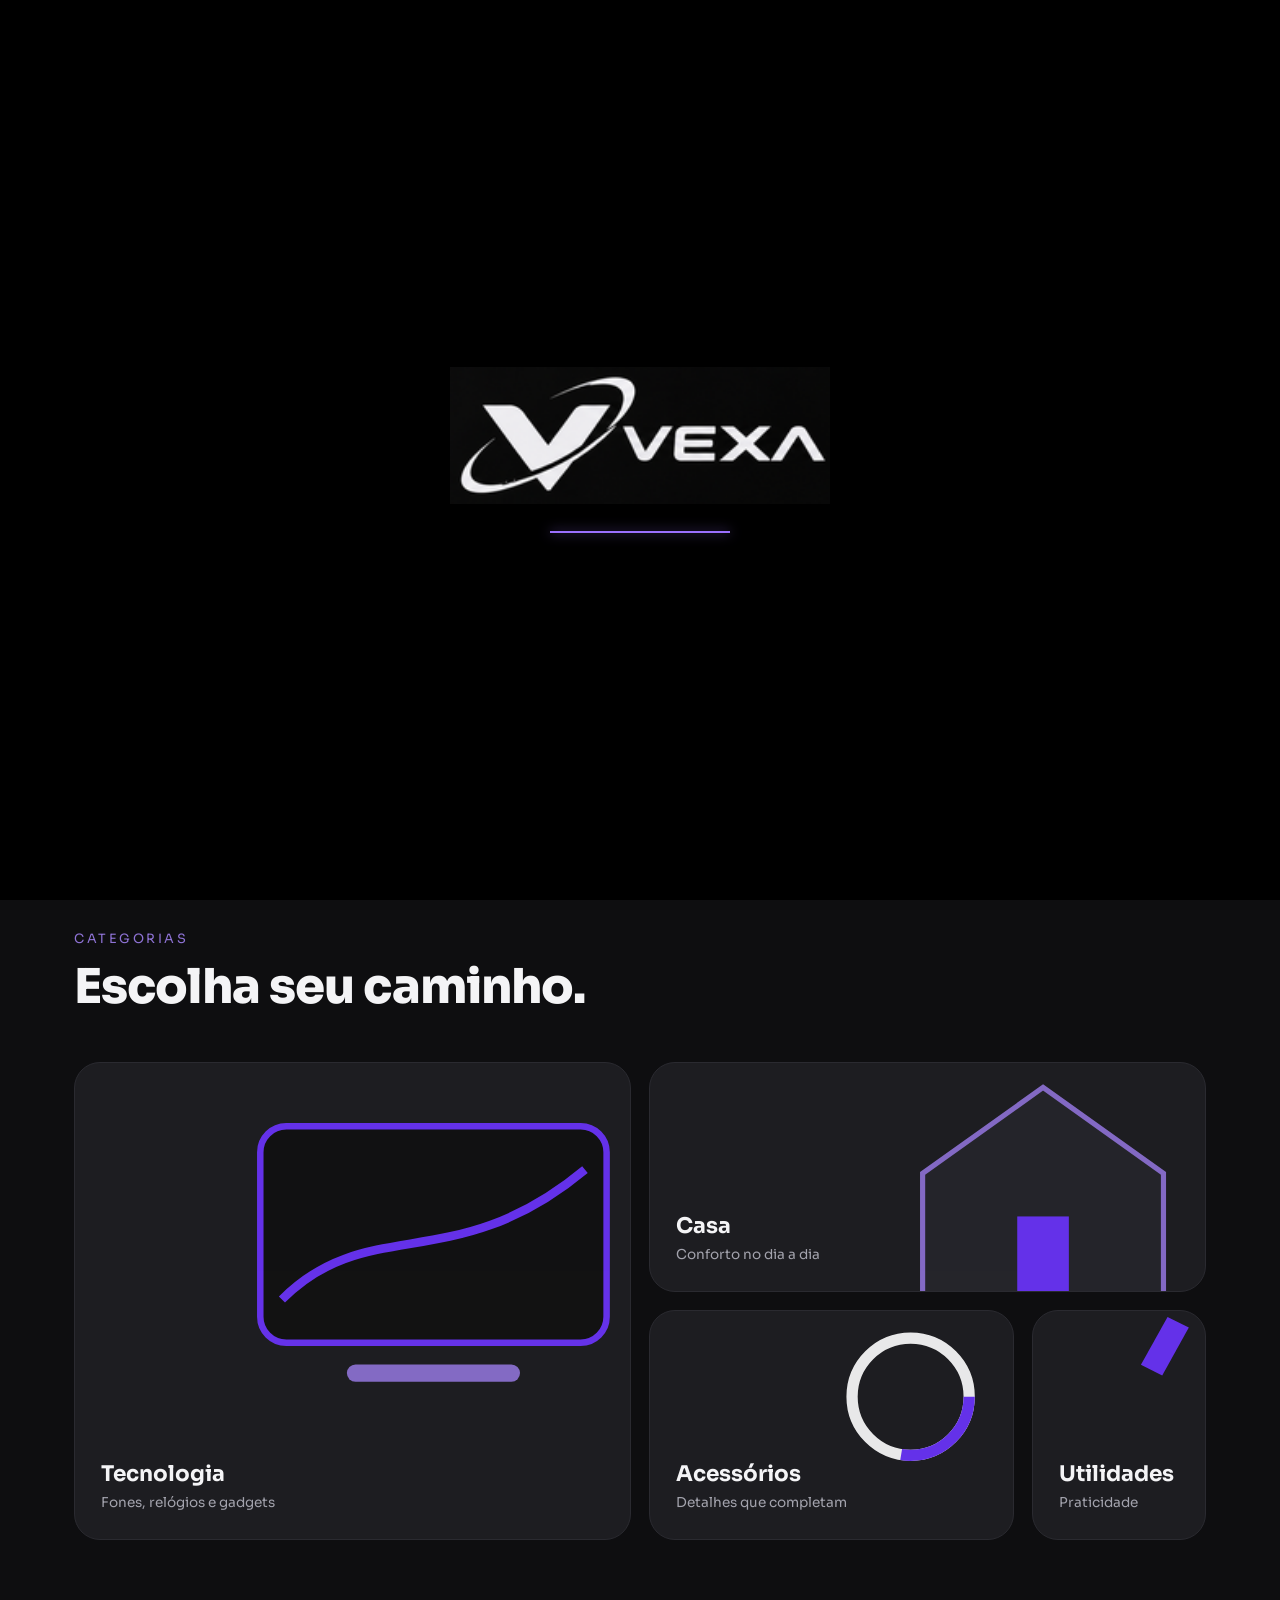
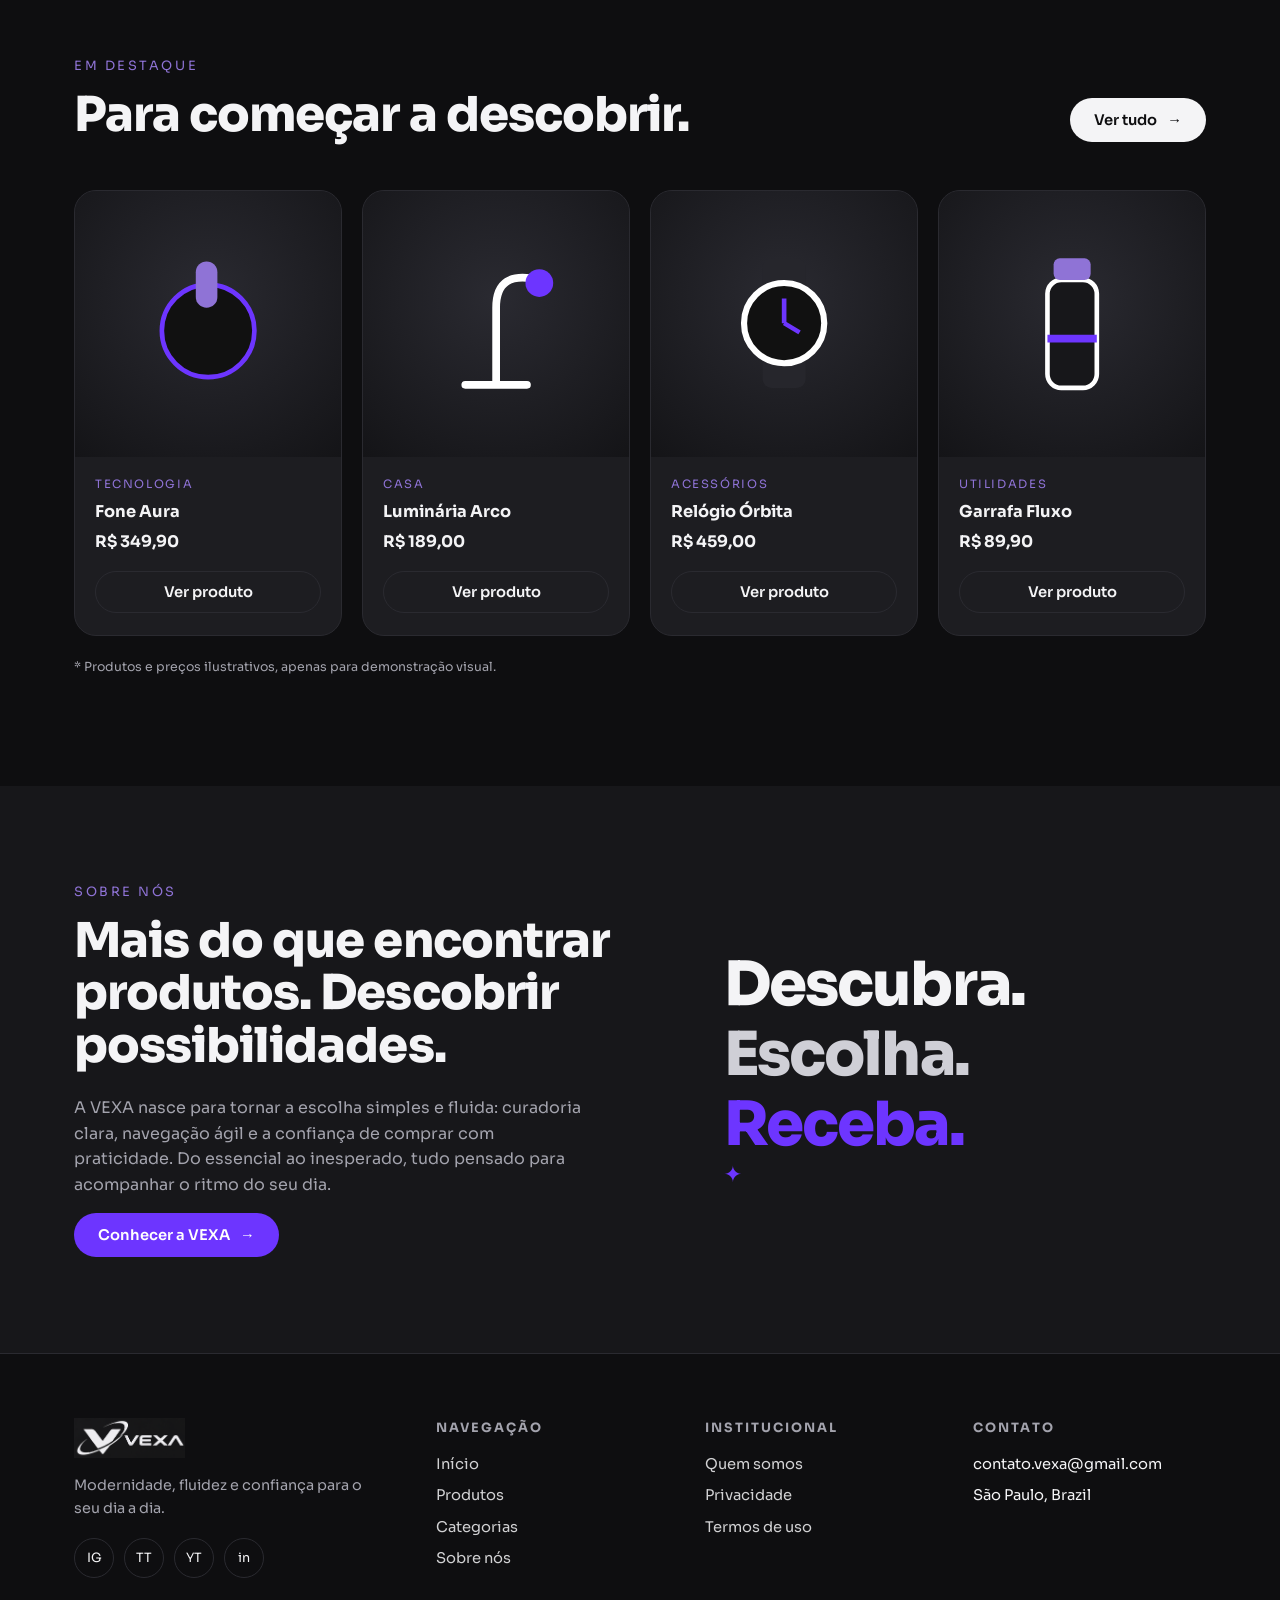
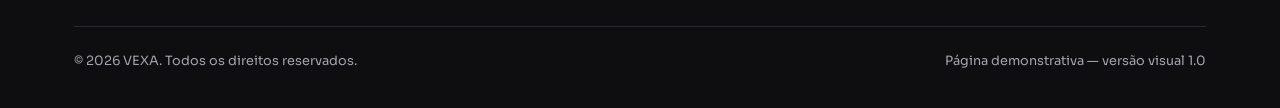
<file: index.html>
<!DOCTYPE html>
<html lang="pt-BR">
<head>
<meta charset="utf-8">
<meta name="viewport" content="width=device-width, initial-scale=1, viewport-fit=cover">
<title>VEXA — Encontre o que movimenta seu dia</title>
<link rel="preconnect" href="https://fonts.googleapis.com">
<link href="https://fonts.googleapis.com/css2?family=Sora:wght@400;600;700;800&display=swap" rel="stylesheet">
<link rel="stylesheet" href="style.css">
<script src="script.js"></script>
</head>
<body>

    <div class="intro-screen" id="introScreen">
    <div class="intro-content">
        <img src="logo.png" alt="VEXA" class="intro-logo">
        <div class="intro-line"></div>
    </div>

</div>

<svg width="0" height="0" style="position:absolute" aria-hidden="true">
<defs>
<symbol id="lg" viewBox="0 0 120 70">
<polygon points="12,12 38,12 54,44 88,4 110,4 64,64 46,64" fill="#fff"/>
<ellipse cx="60" cy="38" rx="56" ry="17" transform="rotate(-24 60 38)" fill="none" stroke="#fff" stroke-width="3.2" stroke-dasharray="250 60" stroke-linecap="round"/>
</symbol>
</defs>
</svg>

<header>
<div class="wrap nav">
<a href="#inicio" class="logo" aria-label="VEXA">
<img class="lgo" src="logo.png" alt="VEXA">
</a>

<nav id="menu">
<ul>
<li><a href="#inicio">Início</a></li>
<li><a href="#produtos">Produtos</a></li>
<li><a href="#categorias">Categorias</a></li>
<li><a href="#sobre">Sobre nós</a></li>
</ul>
</nav>

<a href="#produtos" class="btn pu cta">Ver ofertas <span class="ar">→</span></a>

<button class="burger" id="bg" aria-label="Abrir menu" aria-expanded="false">
<span></span><span></span><span></span>
</button>
</div>
</header>

<main>

<section class="hero" id="inicio">
<div class="wrap">
<div class="hero-content">



<h1 class="rv" style="--d:.1s">
    Encontre o que <em>movimenta</em> seu dia.
</h1>

<p class="rv" style="--d:.2s">
Descubra produtos, encontre novas possibilidades e escolha aquilo que faz sentido para você.
</p>

<a href="#produtos" class="btn rv" style="--d:.3s">
Explorar produtos <span class="ar">→</span>
</a>

<div class="perks rv" style="--d:.4s">
<span><b>Entrega rápida</b></span>
<span><b>Compra segura</b></span>
<span><b>Suporte especializado</b></span>
</div>

</div>
</div>
</section>

<section id="categorias">
<div class="wrap">
<div class="head rv">
<div>
<div class="eyebrow">Categorias</div>
<h2>Escolha seu caminho.</h2>
</div>
</div>

<div class="cats">

<a href="#produtos" class="cat rv">
<svg viewBox="0 0 200 160">
<rect x="20" y="20" width="160" height="100" rx="12" fill="#111" stroke="#6d35ff" stroke-width="3"/>
<rect x="60" y="130" width="80" height="8" rx="4" fill="#8f73d6"/>
<path d="M30 100 C70 60 110 90 170 40" stroke="#6d35ff" stroke-width="4" fill="none"/>
</svg>
<h3>Tecnologia</h3>
<span>Fones, relógios e gadgets</span>
</a>

<a href="#produtos" class="cat rv" style="--d:.1s">
<svg viewBox="0 0 200 160">
<path d="M100 20 L170 70 V140 H30 V70Z" fill="#26262c" stroke="#8f73d6" stroke-width="3"/>
<rect x="85" y="95" width="30" height="45" fill="#6d35ff"/>
</svg>
<h3>Casa</h3>
<span>Conforto no dia a dia</span>
</a>

<a href="#produtos" class="cat rv" style="--d:.2s">
<svg viewBox="0 0 200 160">
<circle cx="100" cy="85" r="52" fill="none" stroke="#fff" stroke-width="10"/>
<circle cx="100" cy="85" r="52" fill="none" stroke="#6d35ff" stroke-width="10" stroke-dasharray="90 240"/>
</svg>
<h3>Acessórios</h3>
<span>Detalhes que completam</span>
</a>

<a href="#produtos" class="cat rv" style="--d:.3s">
<svg viewBox="0 0 200 160">
<path d="M60 120 L110 30 L150 50 L100 140Z" fill="#6d35ff"/>
</svg>
<h3>Utilidades</h3>
<span>Praticidade</span>
</a>

</div>
</div>
</section>

<section id="produtos" style="padding-top:20px">
<div class="wrap">
<div class="head rv">
<div>
<div class="eyebrow">Em destaque</div>
<h2>Para começar a descobrir.</h2>
</div>
<a href="#" class="btn">Ver tudo <span class="ar">→</span></a>
</div>

<div class="prods" id="prods"></div>

<p class="note rv">
* Produtos e preços ilustrativos, apenas para demonstração visual.
</p>
</div>
</section>

<section class="about" id="sobre">
<div class="wrap">

<div>
<div class="eyebrow rv">Sobre nós</div>

<h2 class="rv" style="--d:.1s">
Mais do que encontrar produtos. Descobrir possibilidades.
</h2>

<p class="rv" style="--d:.2s;margin-top:22px">
A VEXA nasce para tornar a escolha simples e fluida: curadoria clara, navegação ágil e a confiança de comprar com praticidade. Do essencial ao inesperado, tudo pensado para acompanhar o ritmo do seu dia.
</p>

<a href="#inicio" class="btn pu rv" style="--d:.3s">
Conhecer a VEXA <span class="ar">→</span>
</a>
</div>

<div class="motto rv" style="--d:.2s">
<span>Descubra.</span>
<span>Escolha.</span>
<span>Receba.</span>
<i>✦</i>
</div>

</div>
</section>

</main>

<footer>
<div class="wrap">
<div class="fg">

<div>
<a href="#inicio" class="logo">
<img class="lgo" alt="VEXA">
</a>

<p style="margin-top:16px">
Modernidade, fluidez e confiança para o seu dia a dia.
</p>

<div class="soc">
<a href="#" aria-label="Instagram">IG</a>
<a href="#" aria-label="TikTok">TT</a>
<a href="#" aria-label="YouTube">YT</a>
<a href="#" aria-label="LinkedIn">in</a>
</div>
</div>

<div>
<h4>Navegação</h4>
<ul>
<li><a href="#inicio">Início</a></li>
<li><a href="#produtos">Produtos</a></li>
<li><a href="#categorias">Categorias</a></li>
<li><a href="#sobre">Sobre nós</a></li>
</ul>
</div>

<div>
<h4>Institucional</h4>
<ul>
<li><a href="#">Quem somos</a></li>
<li><a href="#">Privacidade</a></li>
<li><a href="#">Termos de uso</a></li>
</ul>
</div>

<div>
<h4>Contato</h4>
<ul>
<li>contato.vexa@gmail.com</li>
<li>São Paulo, Brazil</li>
</ul>
</div>

</div>

<div class="copy">
<span>© 2026 VEXA. Todos os direitos reservados.</span>
<span>Página demonstrativa — versão visual 1.0</span>
</div>
</div>
</footer>

<script>
var P=[
{n:"Fone Aura",c:"Tecnologia",p:"R$ 349,90",s:'<circle cx="50" cy="55" r="30" fill="#111" stroke="#6d35ff" stroke-width="3"/><rect x="42" y="10" width="14" height="30" rx="7" fill="#8f73d6"/>'},
{n:"Luminária Arco",c:"Casa",p:"R$ 189,00",s:'<path d="M30 90 H70 M50 90 V40 Q50 15 78 22" stroke="#fff" stroke-width="5" fill="none" stroke-linecap="round"/><circle cx="78" cy="24" r="9" fill="#6d35ff"/>'},
{n:"Relógio Órbita",c:"Acessórios",p:"R$ 459,00",s:'<rect x="36" y="8" width="28" height="84" rx="6" fill="#26262c"/><circle cx="50" cy="50" r="26" fill="#111" stroke="#fff" stroke-width="4"/><path d="M50 50 V34 M50 50 L60 56" stroke="#6d35ff" stroke-width="3"/>'},
{n:"Garrafa Fluxo",c:"Utilidades",p:"R$ 89,90",s:'<rect x="34" y="22" width="32" height="70" rx="9" fill="#17171a" stroke="#fff" stroke-width="3"/><rect x="38" y="8" width="24" height="14" rx="4" fill="#8f73d6"/><path d="M34 60 H66" stroke="#6d35ff" stroke-width="5"/>'}
];

var h="";

P.forEach(function(x,i){
h+='<article class="prod rv" style="--d:'+(i*.1)+'s"><div class="pimg"><svg viewBox="0 0 100 100">'+x.s+'</svg></div><div class="pb"><div class="pc">'+x.c+'</div><h3>'+x.n+'</h3><div class="price">'+x.p+'</div><button class="btn" type="button">Ver produto</button></div></article>';
});

document.getElementById("prods").innerHTML=h;

var logoHeader=document.querySelector("header img.lgo");
var logoFooter=document.querySelector("footer img.lgo");

if(logoHeader && logoFooter && !logoFooter.getAttribute("src")){
    logoFooter.src=logoHeader.getAttribute("src");
}

var bg=document.getElementById("bg");
var m=document.getElementById("menu");

bg.onclick=function(){
    var o=m.classList.toggle("open");
    bg.classList.toggle("on",o);
    bg.setAttribute("aria-expanded",o);
};

m.onclick=function(e){
    if(e.target.tagName==="A"){
        m.classList.remove("open");
        bg.classList.remove("on");
        bg.setAttribute("aria-expanded","false");
    }
};

var io=new IntersectionObserver(function(es){
    es.forEach(function(e){
        if(e.isIntersecting){
            e.target.classList.add("in");
            io.unobserve(e.target);
        }
    });
},{threshold:.15});

document.querySelectorAll(".rv").forEach(function(el){
    io.observe(el);
});
</script>

</body>
</html>
</file>
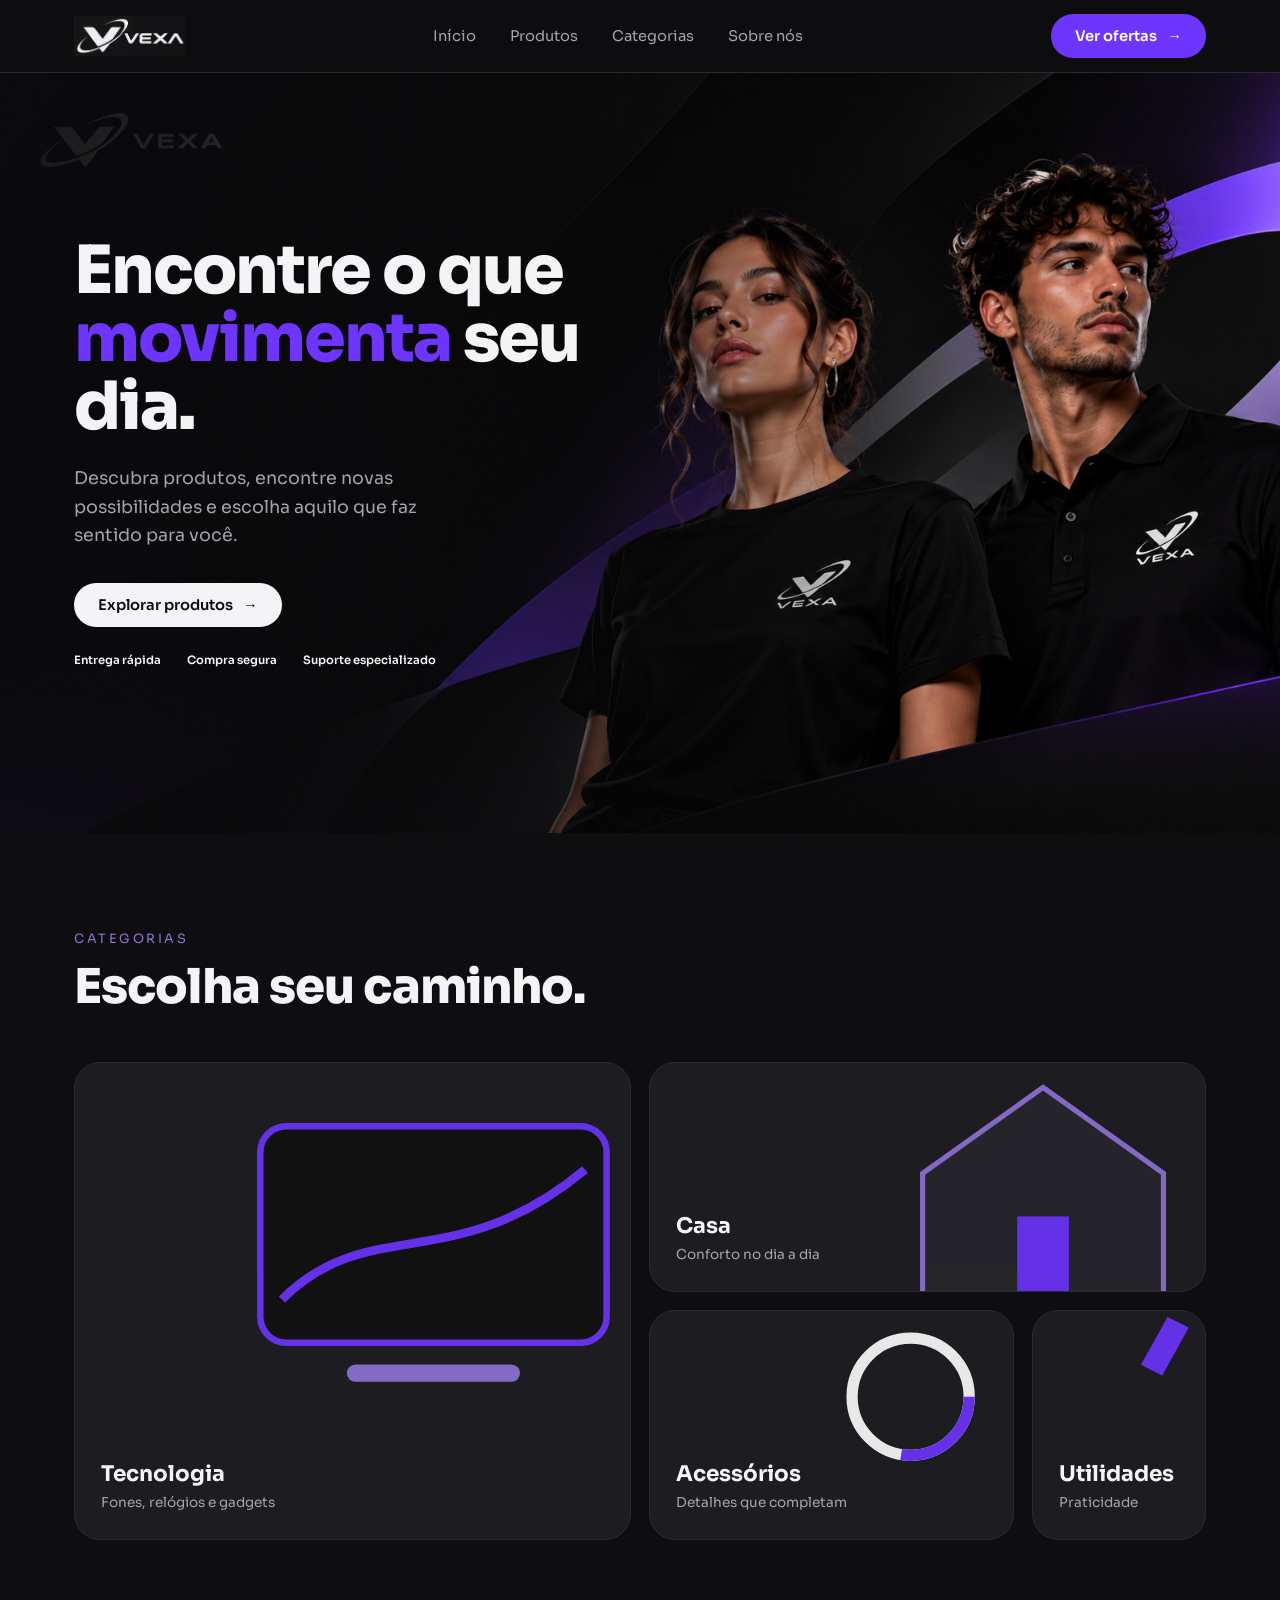
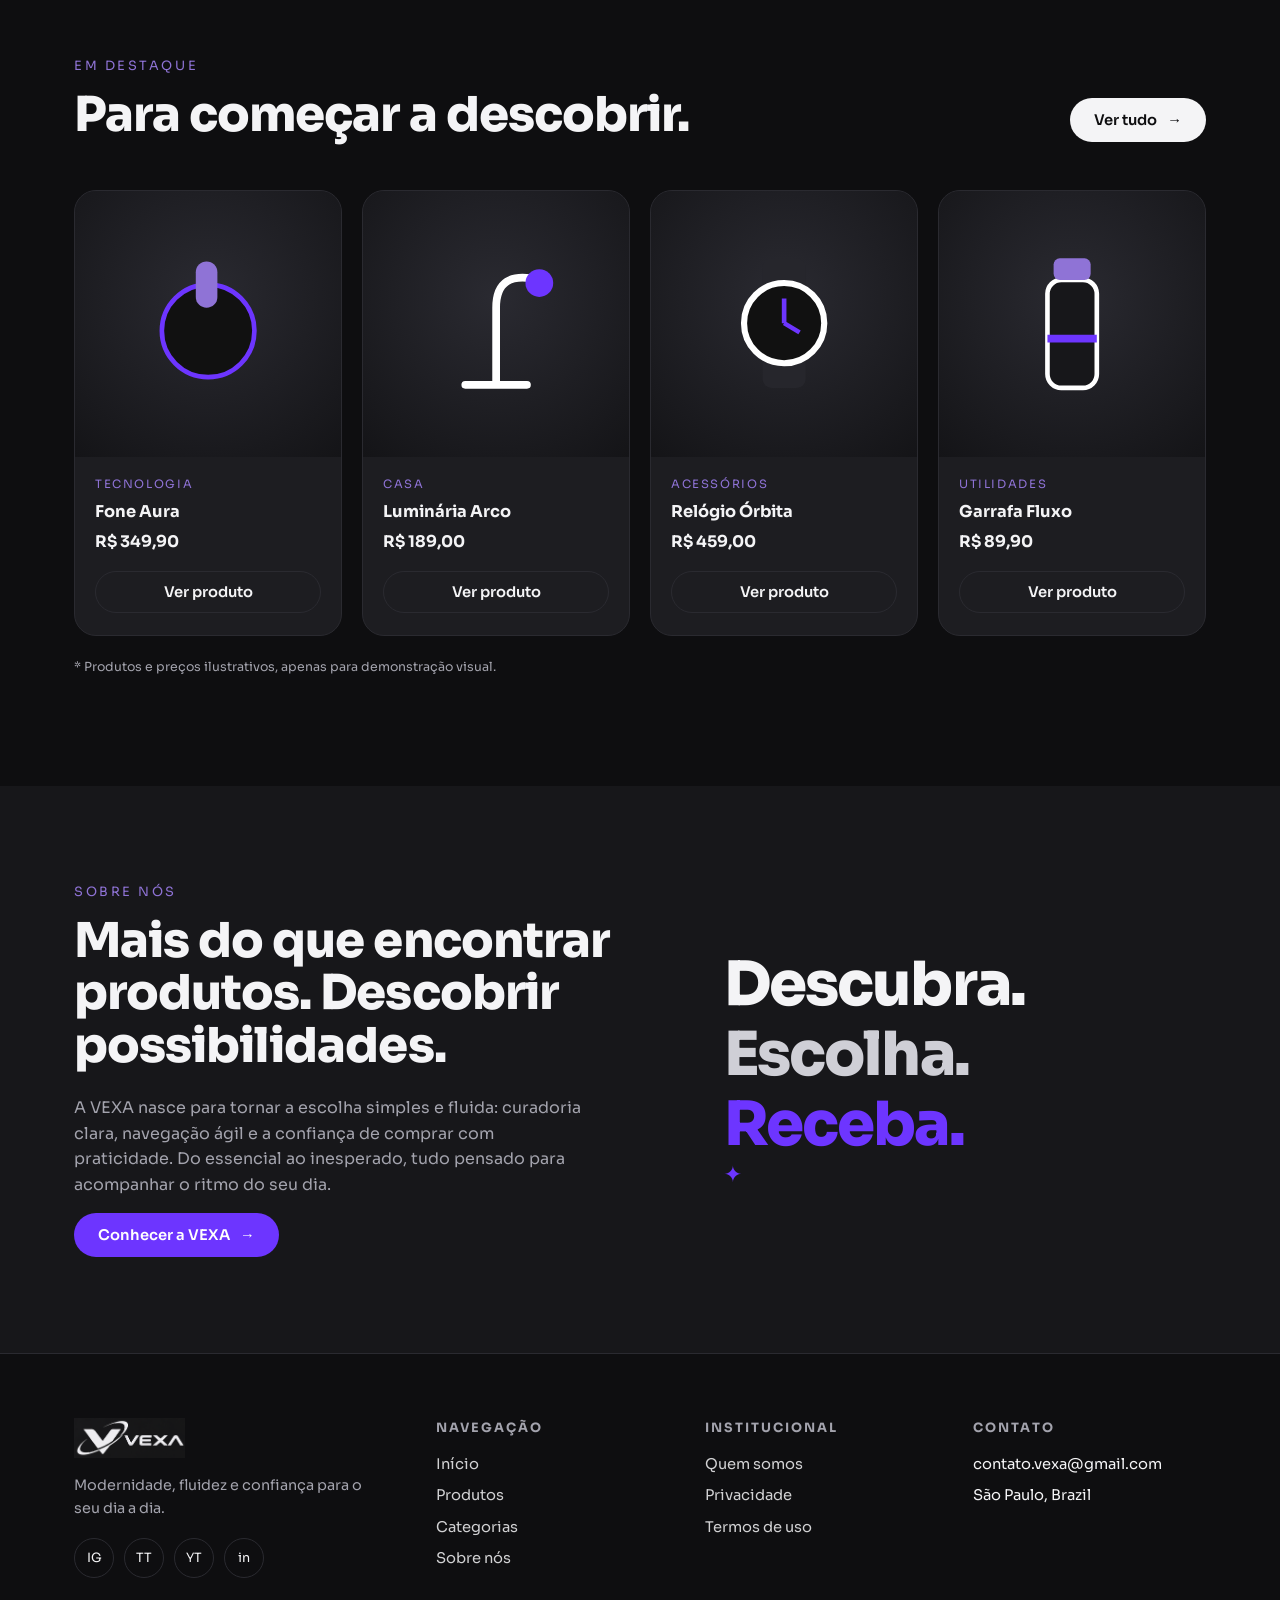
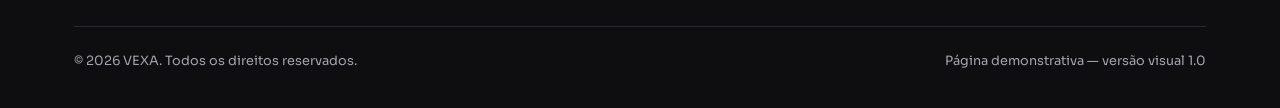
<file: VEXA/index.html>
<!DOCTYPE html>
<html lang="pt-BR">
<head>
<meta charset="utf-8">
<meta name="viewport" content="width=device-width, initial-scale=1, viewport-fit=cover">
<title>VEXA — Encontre o que movimenta seu dia</title>
<link rel="preconnect" href="https://fonts.googleapis.com">
<link href="https://fonts.googleapis.com/css2?family=Sora:wght@400;600;700;800&display=swap" rel="stylesheet">
<link rel="stylesheet" href="style.css">
<script src="script.js"></script>
</head>
<body>

    <div class="intro-screen" id="introScreen">
    <div class="intro-content">
        <img src="assets/img/logo.png" alt="VEXA" class="intro-logo">
        <div class="intro-line"></div>
    </div>

</div>

<svg width="0" height="0" style="position:absolute" aria-hidden="true">
<defs>
<symbol id="lg" viewBox="0 0 120 70">
<polygon points="12,12 38,12 54,44 88,4 110,4 64,64 46,64" fill="#fff"/>
<ellipse cx="60" cy="38" rx="56" ry="17" transform="rotate(-24 60 38)" fill="none" stroke="#fff" stroke-width="3.2" stroke-dasharray="250 60" stroke-linecap="round"/>
</symbol>
</defs>
</svg>

<header>
<div class="wrap nav">
<a href="#inicio" class="logo" aria-label="VEXA">
<img class="lgo" src="assets/img/logo.png" alt="VEXA">
</a>

<nav id="menu">
<ul>
<li><a href="#inicio">Início</a></li>
<li><a href="#produtos">Produtos</a></li>
<li><a href="#categorias">Categorias</a></li>
<li><a href="#sobre">Sobre nós</a></li>
</ul>
</nav>

<a href="#produtos" class="btn pu cta">Ver ofertas <span class="ar">→</span></a>

<button class="burger" id="bg" aria-label="Abrir menu" aria-expanded="false">
<span></span><span></span><span></span>
</button>
</div>
</header>

<main>

<section class="hero" id="inicio">
<div class="wrap">
<div class="hero-content">



<h1 class="rv" style="--d:.1s">
    Encontre o que <em>movimenta</em> seu dia.
</h1>

<p class="rv" style="--d:.2s">
Descubra produtos, encontre novas possibilidades e escolha aquilo que faz sentido para você.
</p>

<a href="#produtos" class="btn rv" style="--d:.3s">
Explorar produtos <span class="ar">→</span>
</a>

<div class="perks rv" style="--d:.4s">
<span><b>Entrega rápida</b></span>
<span><b>Compra segura</b></span>
<span><b>Suporte especializado</b></span>
</div>

</div>
</div>
</section>

<section id="categorias">
<div class="wrap">
<div class="head rv">
<div>
<div class="eyebrow">Categorias</div>
<h2>Escolha seu caminho.</h2>
</div>
</div>

<div class="cats">

<a href="#produtos" class="cat rv">
<svg viewBox="0 0 200 160">
<rect x="20" y="20" width="160" height="100" rx="12" fill="#111" stroke="#6d35ff" stroke-width="3"/>
<rect x="60" y="130" width="80" height="8" rx="4" fill="#8f73d6"/>
<path d="M30 100 C70 60 110 90 170 40" stroke="#6d35ff" stroke-width="4" fill="none"/>
</svg>
<h3>Tecnologia</h3>
<span>Fones, relógios e gadgets</span>
</a>

<a href="#produtos" class="cat rv" style="--d:.1s">
<svg viewBox="0 0 200 160">
<path d="M100 20 L170 70 V140 H30 V70Z" fill="#26262c" stroke="#8f73d6" stroke-width="3"/>
<rect x="85" y="95" width="30" height="45" fill="#6d35ff"/>
</svg>
<h3>Casa</h3>
<span>Conforto no dia a dia</span>
</a>

<a href="#produtos" class="cat rv" style="--d:.2s">
<svg viewBox="0 0 200 160">
<circle cx="100" cy="85" r="52" fill="none" stroke="#fff" stroke-width="10"/>
<circle cx="100" cy="85" r="52" fill="none" stroke="#6d35ff" stroke-width="10" stroke-dasharray="90 240"/>
</svg>
<h3>Acessórios</h3>
<span>Detalhes que completam</span>
</a>

<a href="#produtos" class="cat rv" style="--d:.3s">
<svg viewBox="0 0 200 160">
<path d="M60 120 L110 30 L150 50 L100 140Z" fill="#6d35ff"/>
</svg>
<h3>Utilidades</h3>
<span>Praticidade</span>
</a>

</div>
</div>
</section>

<section id="produtos" style="padding-top:20px">
<div class="wrap">
<div class="head rv">
<div>
<div class="eyebrow">Em destaque</div>
<h2>Para começar a descobrir.</h2>
</div>
<a href="#" class="btn">Ver tudo <span class="ar">→</span></a>
</div>

<div class="prods" id="prods"></div>

<p class="note rv">
* Produtos e preços ilustrativos, apenas para demonstração visual.
</p>
</div>
</section>

<section class="about" id="sobre">
<div class="wrap">

<div>
<div class="eyebrow rv">Sobre nós</div>

<h2 class="rv" style="--d:.1s">
Mais do que encontrar produtos. Descobrir possibilidades.
</h2>

<p class="rv" style="--d:.2s;margin-top:22px">
A VEXA nasce para tornar a escolha simples e fluida: curadoria clara, navegação ágil e a confiança de comprar com praticidade. Do essencial ao inesperado, tudo pensado para acompanhar o ritmo do seu dia.
</p>

<a href="#inicio" class="btn pu rv" style="--d:.3s">
Conhecer a VEXA <span class="ar">→</span>
</a>
</div>

<div class="motto rv" style="--d:.2s">
<span>Descubra.</span>
<span>Escolha.</span>
<span>Receba.</span>
<i>✦</i>
</div>

</div>
</section>

</main>

<footer>
<div class="wrap">
<div class="fg">

<div>
<a href="#inicio" class="logo">
<img class="lgo" alt="VEXA">
</a>

<p style="margin-top:16px">
Modernidade, fluidez e confiança para o seu dia a dia.
</p>

<div class="soc">
<a href="#" aria-label="Instagram">IG</a>
<a href="#" aria-label="TikTok">TT</a>
<a href="#" aria-label="YouTube">YT</a>
<a href="#" aria-label="LinkedIn">in</a>
</div>
</div>

<div>
<h4>Navegação</h4>
<ul>
<li><a href="#inicio">Início</a></li>
<li><a href="#produtos">Produtos</a></li>
<li><a href="#categorias">Categorias</a></li>
<li><a href="#sobre">Sobre nós</a></li>
</ul>
</div>

<div>
<h4>Institucional</h4>
<ul>
<li><a href="#">Quem somos</a></li>
<li><a href="#">Privacidade</a></li>
<li><a href="#">Termos de uso</a></li>
</ul>
</div>

<div>
<h4>Contato</h4>
<ul>
<li>contato.vexa@gmail.com</li>
<li>São Paulo, Brazil</li>
</ul>
</div>

</div>

<div class="copy">
<span>© 2026 VEXA. Todos os direitos reservados.</span>
<span>Página demonstrativa — versão visual 1.0</span>
</div>
</div>
</footer>

<script>
var P=[
{n:"Fone Aura",c:"Tecnologia",p:"R$ 349,90",s:'<circle cx="50" cy="55" r="30" fill="#111" stroke="#6d35ff" stroke-width="3"/><rect x="42" y="10" width="14" height="30" rx="7" fill="#8f73d6"/>'},
{n:"Luminária Arco",c:"Casa",p:"R$ 189,00",s:'<path d="M30 90 H70 M50 90 V40 Q50 15 78 22" stroke="#fff" stroke-width="5" fill="none" stroke-linecap="round"/><circle cx="78" cy="24" r="9" fill="#6d35ff"/>'},
{n:"Relógio Órbita",c:"Acessórios",p:"R$ 459,00",s:'<rect x="36" y="8" width="28" height="84" rx="6" fill="#26262c"/><circle cx="50" cy="50" r="26" fill="#111" stroke="#fff" stroke-width="4"/><path d="M50 50 V34 M50 50 L60 56" stroke="#6d35ff" stroke-width="3"/>'},
{n:"Garrafa Fluxo",c:"Utilidades",p:"R$ 89,90",s:'<rect x="34" y="22" width="32" height="70" rx="9" fill="#17171a" stroke="#fff" stroke-width="3"/><rect x="38" y="8" width="24" height="14" rx="4" fill="#8f73d6"/><path d="M34 60 H66" stroke="#6d35ff" stroke-width="5"/>'}
];

var h="";

P.forEach(function(x,i){
h+='<article class="prod rv" style="--d:'+(i*.1)+'s"><div class="pimg"><svg viewBox="0 0 100 100">'+x.s+'</svg></div><div class="pb"><div class="pc">'+x.c+'</div><h3>'+x.n+'</h3><div class="price">'+x.p+'</div><button class="btn" type="button">Ver produto</button></div></article>';
});

document.getElementById("prods").innerHTML=h;

var logoHeader=document.querySelector("header img.lgo");
var logoFooter=document.querySelector("footer img.lgo");

if(logoHeader && logoFooter && !logoFooter.getAttribute("src")){
    logoFooter.src=logoHeader.getAttribute("src");
}

var bg=document.getElementById("bg");
var m=document.getElementById("menu");

bg.onclick=function(){
    var o=m.classList.toggle("open");
    bg.classList.toggle("on",o);
    bg.setAttribute("aria-expanded",o);
};

m.onclick=function(e){
    if(e.target.tagName==="A"){
        m.classList.remove("open");
        bg.classList.remove("on");
        bg.setAttribute("aria-expanded","false");
    }
};

var io=new IntersectionObserver(function(es){
    es.forEach(function(e){
        if(e.isIntersecting){
            e.target.classList.add("in");
            io.unobserve(e.target);
        }
    });
},{threshold:.15});

document.querySelectorAll(".rv").forEach(function(el){
    io.observe(el);
});
</script>

</body>
</html>
</file>
<file: style.css>
:root {
    --bg: #0e0e10;
    --bg2: #17171a;
    --card: #1d1d21;
    --ink: #f4f4f6;
    --mut: #a3a3ad;
    --p: #6d35ff;
    --p2: #8f73d6;
    --line: #2a2a30;
    color-scheme: dark;
}

*, *::before, *::after {
    box-sizing: border-box;
}

html {
    scroll-behavior: smooth;
    scroll-padding-top: 90px;
}

body {
    margin: 0;
    padding-top: env(safe-area-inset-top, 0px);
    padding-bottom: env(safe-area-inset-bottom, 0px);
    background: var(--bg);
    color: var(--ink);
    font-family: 'Sora', system-ui, -apple-system, 'Segoe UI', sans-serif;
    line-height: 1.6;
    overflow-x: hidden;
}


a {
    color: inherit;
    text-decoration: none;
}

.wrap {
    max-width: 1180px;
    margin: 0 auto;
    padding: 0 24px;
}

/* HEADER */

header {
    position: sticky;
    top: env(safe-area-inset-top, 0px);
    z-index: 20;
    background: rgba(14, 14, 16, .82);
    backdrop-filter: blur(12px);
    border-bottom: 1px solid var(--line);
}

.nav {
    display: flex;
    align-items: center;
    justify-content: space-between;
    height: 72px;
}

.logo {
    display: flex;
    align-items: center;
    gap: 10px;
    font-weight: 800;
    letter-spacing: .14em;
    font-size: 1.25rem;
}

.logo img {
    height: 40px;
    width: auto;
    mix-blend-mode: screen;
    display: block;
}

nav ul {
    display: flex;
    gap: 34px;
    list-style: none;
    margin: 0;
    padding: 0;
}

nav a {
    font-size: .92rem;
    color: var(--mut);
    position: relative;
    transition: color .3s;
}

nav a::after {
    content: "";
    position: absolute;
    left: 0;
    bottom: -6px;
    height: 2px;
    width: 0;
    background: var(--p);
    transition: width .3s;
}

nav a:hover {
    color: var(--ink);
}

nav a:hover::after {
    width: 100%;
}

.btn {
    display: inline-flex;
    align-items: center;
    gap: 10px;
    border: 0;
    cursor: pointer;
    font: 600 .92rem 'Sora', sans-serif;
    padding: 13px 24px;
    border-radius: 999px;
    background: var(--ink);
    color: #0e0e10;
    transition: transform .3s, background .3s, color .3s;
}

.btn:hover {
    transform: translateY(-3px);
    background: var(--p);
    color: #fff;
}

.btn .ar {
    transition: transform .3s;
}

.btn:hover .ar {
    transform: translateX(5px);
}

.btn.pu {
    background: var(--p);
    color: #fff;
}

.btn.pu:hover {
    background: var(--ink);
    color: #0e0e10;
}

.burger {
    display: none;
    background: none;
    border: 0;
    width: 42px;
    height: 42px;
    cursor: pointer;
    padding: 0;
}

.burger span {
    display: block;
    width: 24px;
    height: 2px;
    background: var(--ink);
    margin: 6px auto;
    transition: .3s;
}

.burger.on span:nth-child(1) {
    transform: translateY(8px) rotate(45deg);
}

.burger.on span:nth-child(2) {
    opacity: 0;
}

.burger.on span:nth-child(3) {
    transform: translateY(-8px) rotate(-45deg);
}


/* BANNER PRINCIPAL — ÚNICA SEÇÃO COM ALTERAÇÕES */

.hero {
    position: relative;
    display: flex;
    align-items: center;
    min-height: min(760px, calc(100svh - 72px));
    padding: 70px 0;
    overflow: hidden;
    background-color: #0e0e10;
    background-image: url("Banner premium\ VEXA\ com\ modelos\ e\ ondas\ roxas.png");
    background-repeat: no-repeat;
    background-position: center center;
    background-size: cover;
}

.hero::before {
    content: "";
    position: absolute;
    inset: 0;
    z-index: 0;
    pointer-events: none;
    background: linear-gradient(
        90deg,
        rgba(10, 10, 12, .94) 0%,
        rgba(10, 10, 12, .86) 28%,
        rgba(10, 10, 12, .55) 45%,
        rgba(10, 10, 12, .08) 72%,
        transparent 100%
    );
}

.hero .wrap {
    position: relative;
    z-index: 1;
    display: flex;
    align-items: center;
    width: 100%;
    max-width: 1180px;
}

.hero-content {
    width: 48%;
    max-width: 560px;
}

.hero h1 {
    width: 100%;
    max-width: 560px;
    font-family: 'Sora', system-ui, sans-serif;
    font-size: clamp(2.2rem, 5.2vw, 4.2rem);
    line-height: 1.02;
    margin: 0 0 24px;
    font-weight: 800;
    letter-spacing: -.03em;
    color: var(--ink);
}

.hero h1 em {
    font-style: normal;
    color: var(--p);
}

.hero p {
    max-width: 380px;
    font-family: 'Sora', system-ui, sans-serif;
    font-size: 1.1rem;
    line-height: 1.6;
    margin: 0 0 34px;
    color: var(--mut);
}

.hero .perks {
    display: flex;
    flex-wrap: wrap;
    gap: 12px 26px;
    margin-top: 24px;
    color: var(--mut);
    font-size: .72rem;
}

.hero .perks b {
    color: var(--ink);
    font-weight: 600;
}


/* ANIMAÇÕES */

.float {
    animation: fl 6s ease-in-out infinite;
}

@keyframes fl {
    50% {
        transform: translateY(-14px);
    }
}

.spin {
    transform-origin: 50% 50%;
    animation: sp 40s linear infinite;
}

@keyframes sp {
    to {
        transform: rotate(360deg);
    }
}


/* SEÇÕES */

section {
    padding: 96px 0;
}

.eyebrow {
    color: var(--p2);
    font-size: .8rem;
    letter-spacing: .2em;
    text-transform: uppercase;
}

h2 {
    font-size: clamp(1.9rem, 4vw, 3rem);
    line-height: 1.1;
    letter-spacing: -.02em;
    margin: 12px 0 0;
    font-weight: 800;
}

.head {
    display: flex;
    justify-content: space-between;
    align-items: flex-end;
    gap: 24px;
    margin-bottom: 48px;
    flex-wrap: wrap;
}


/* CATEGORIAS */

.cats {
    display: grid;
    grid-template-columns: repeat(6, 1fr);
    grid-auto-rows: 230px;
    gap: 18px;
}

.cat {
    position: relative;
    border-radius: 26px;
    overflow: hidden;
    background: var(--card);
    padding: 26px;
    display: flex;
    flex-direction: column;
    justify-content: flex-end;
    border: 1px solid var(--line);
    transition: transform .45s, border-color .45s;
}

.cat:nth-child(1) {
    grid-column: span 3;
    grid-row: span 2;
}

.cat:nth-child(2) {
    grid-column: span 3;
}

.cat:nth-child(3) {
    grid-column: span 2;
}

.cat:nth-child(4) {
    grid-column: span 1;
}

.cat svg {
    position: absolute;
    right: -10px;
    top: -10px;
    width: 62%;
    height: auto;
    opacity: .9;
    transition: transform .6s cubic-bezier(.2, .8, .2, 1);
}

.cat:nth-child(1) svg {
    width: 78%;
    right: -20px;
    top: 20px;
}

.cat::before {
    content: "";
    position: absolute;
    inset: 0;
    background: linear-gradient(135deg, transparent 40%, rgba(109, 53, 255, .35));
    opacity: 0;
    transition: opacity .45s;
}

.cat:hover {
    transform: translateY(-6px);
    border-color: var(--p);
}

.cat:hover::before {
    opacity: 1;
}

.cat:hover svg {
    transform: scale(1.1) rotate(-4deg);
}

.cat h3 {
    position: relative;
    margin: 0;
    font-size: 1.35rem;
}

.cat span {
    position: relative;
    color: var(--mut);
    font-size: .85rem;
}


/* PRODUTOS */

.prods {
    display: grid;
    grid-template-columns: repeat(4, 1fr);
    gap: 20px;
}

.prod {
    background: var(--card);
    border: 1px solid var(--line);
    border-radius: 22px;
    overflow: hidden;
    transition: transform .4s, box-shadow .4s;
}

.prod:hover {
    transform: translateY(-8px);
    box-shadow: 0 18px 40px -18px rgba(109, 53, 255, .55);
}

.pimg {
    aspect-ratio: 1;
    background: radial-gradient(circle at 50% 40%, #2a2a31, #141417);
    display: grid;
    place-items: center;
    overflow: hidden;
}

.pimg svg {
    width: 58%;
    transition: transform .5s;
}

.prod:hover .pimg svg {
    transform: scale(1.12) rotate(3deg);
}

.pb {
    padding: 18px 20px 22px;
}

.pc {
    font-size: .72rem;
    letter-spacing: .14em;
    text-transform: uppercase;
    color: var(--p2);
}

.pb h3 {
    margin: 6px 0 4px;
    font-size: 1.02rem;
}

.price {
    font-weight: 700;
    margin-bottom: 16px;
}

.pb .btn {
    width: 100%;
    justify-content: center;
    padding: 11px;
    background: transparent;
    color: var(--ink);
    border: 1px solid var(--line);
}

.pb .btn:hover {
    background: var(--p);
    border-color: var(--p);
    color: #fff;
}

.note {
    color: var(--mut);
    font-size: .78rem;
    margin-top: 22px;
}


/* SOBRE NÓS */

.about {
    background: var(--bg2);
    position: relative;
    overflow: hidden;
}

.about .wrap {
    display: grid;
    grid-template-columns: 1.1fr .9fr;
    gap: 60px;
    align-items: center;
}

.about p {
    color: var(--mut);
    max-width: 520px;
}

.motto {
    display: grid;
    gap: 6px;
    font-size: clamp(2.2rem, 5vw, 3.8rem);
    font-weight: 800;
    line-height: 1.05;
    letter-spacing: -.03em;
}

.motto span:nth-child(1) {
    color: var(--ink);
}

.motto span:nth-child(2) {
    color: #cfcfd6;
}

.motto span:nth-child(3) {
    color: var(--p);
}

.motto i {
    font-style: normal;
    color: var(--p);
    font-size: 1.4rem;
}


/* RODAPÉ */

footer {
    border-top: 1px solid var(--line);
    padding: 64px 0 36px;
}

.fg {
    display: grid;
    grid-template-columns: 1.4fr 1fr 1fr 1fr;
    gap: 36px;
}

footer h4 {
    margin: 0 0 14px;
    font-size: .8rem;
    letter-spacing: .16em;
    text-transform: uppercase;
    color: var(--mut);
}

footer ul {
    list-style: none;
    margin: 0;
    padding: 0;
    display: grid;
    gap: 8px;
    font-size: .92rem;
}

footer li a {
    color: var(--ink);
    opacity: .85;
    transition: opacity .3s, color .3s;
}

footer li a:hover {
    opacity: 1;
    color: var(--p2);
}

footer p {
    color: var(--mut);
    font-size: .9rem;
    max-width: 300px;
}

.soc {
    display: flex;
    gap: 10px;
    margin-top: 18px;
}

.soc a {
    width: 40px;
    height: 40px;
    border-radius: 50%;
    border: 1px solid var(--line);
    display: grid;
    place-items: center;
    font-size: .8rem;
    transition: .3s;
}

.soc a:hover {
    background: var(--p);
    border-color: var(--p);
    transform: translateY(-3px);
}

.copy {
    margin-top: 48px;
    padding-top: 24px;
    border-top: 1px solid var(--line);
    color: var(--mut);
    font-size: .8rem;
    display: flex;
    justify-content: space-between;
    flex-wrap: wrap;
    gap: 8px;
}


/* ANIMAÇÕES DE ENTRADA */

.rv {
    opacity: 0;
    transform: translateY(34px);
    transition: opacity .9s cubic-bezier(.2, .8, .2, 1),
                transform .9s cubic-bezier(.2, .8, .2, 1);
    transition-delay: var(--d, 0s);
}

.rv.in {
    opacity: 1;
    transform: none;
}

.hero .rv {
    animation: up 1s cubic-bezier(.2, .8, .2, 1) both;
    animation-delay: var(--d, 0s);
    opacity: 1;
    transform: none;
    transition: none;
}

@keyframes up {
    from {
        opacity: 0;
        transform: translateY(30px);
    }
}


/* TABLETS */

@media (max-width: 960px) {

    .about .wrap {
        grid-template-columns: 1fr;
    }

    .hero {
        min-height: 680px;
        background-position: 58% center;
    }

    .hero-content {
        width: 58%;
        max-width: 540px;
    }

    .hero::before {
        background: linear-gradient(
            90deg,
            rgba(10, 10, 12, .96) 0%,
            rgba(10, 10, 12, .86) 42%,
            rgba(10, 10, 12, .3) 100%
        );
    }

    .prods {
        grid-template-columns: repeat(2, 1fr);
    }

    .fg {
        grid-template-columns: 1fr 1fr;
    }

    .cats {
        grid-template-columns: repeat(2, 1fr);
        grid-auto-rows: 200px;
    }

    .cat:nth-child(n) {
        grid-column: span 1;
        grid-row: span 1;
    }

    .cat:nth-child(1) {
        grid-column: span 2;
    }

    .cat:nth-child(1) svg {
        width: 50%;
        top: -10px;
    }

    .burger {
        display: block;
    }

    .cta {
        display: none;
    }

    nav {
        position: absolute;
        top: 72px;
        left: 0;
        right: 0;
        background: var(--bg);
        border-bottom: 1px solid var(--line);
        max-height: 0;
        overflow: hidden;
        transition: max-height .4s;
    }

    nav.open {
        max-height: 320px;
    }

    nav ul {
        flex-direction: column;
        gap: 0;
        padding: 8px 24px 20px;
    }

    nav a {
        display: block;
        padding: 14px 0;
        font-size: 1.05rem;
    }
}


/* CELULARES */

@media (max-width: 600px) {

    .hero {
        min-height: 700px;
        align-items: flex-start;
        padding: 72px 0 48px;
        background-position: 62% center;
    }

    .hero .wrap {
        width: 100%;
        padding: 0 24px;
    }

    .hero-content {
        width: 100%;
        max-width: 470px;
    }

    .hero::before {
        background: linear-gradient(
            180deg,
            rgba(10, 10, 12, .95) 0%,
            rgba(10, 10, 12, .86) 43%,
            rgba(10, 10, 12, .28) 100%
        );
    }

    .hero .tag {
        font-size: .7rem;
        letter-spacing: .13em;
        margin-bottom: 18px;
    }

    .hero h1 {
        font-size: clamp(2.55rem, 11vw, 4rem);
        margin-bottom: 18px;
    }

    .hero p {
        font-size: .95rem;
        line-height: 1.65;
        margin-bottom: 22px;
    }

    .hero .perks {
        gap: 10px 16px;
        margin-top: 22px;
        font-size: .72rem;
    }

    .prods {
        grid-template-columns: 1fr;
    }

    section {
        padding: 72px 0;
    }
}

/* ANIMAÇÃO DE ABERTURA VEXA */

.intro-screen {
    position: fixed;
    inset: 0;
    z-index: 99999;
    display: flex;
    align-items: center;
    justify-content: center;
    background-color: #000000;
    opacity: 1;
    visibility: visible;
    transition: opacity 0.8s ease, visibility 0.8s ease;
}

.intro-screen.hide {
    opacity: 0;
    visibility: hidden;
    pointer-events: none;
}

.intro-content {
    display: flex;
    flex-direction: column;
    align-items: center;
    gap: 28px;
}

.intro-logo {
    width: 380px;
    max-width: 60vw;
    height: auto;
    object-fit: contain;
    opacity: 0;
    transform: scale(0.75);
    animation: logoReveal 1s ease forwards;
}

.intro-line {
    width: 0;
    height: 2px;
    background: #9b70ff;
    box-shadow: 0 0 12px rgba(155, 112, 255, 0.7);
    animation: lineReveal 0.8s ease 0.5s forwards;
}

@keyframes logoReveal {
    to {
        opacity: 1;
        transform: scale(1);
    }
}

@keyframes lineReveal {
    to {
        width: 180px;
    }
}

@media (prefers-reduced-motion: reduce) {
    .intro-logo,
    .intro-line {
        animation-duration: 0.01ms;
    }
}



/* ACESSIBILIDADE */

@media (prefers-reduced-motion: reduce) {
    * {
        animation: none !important;
        transition: none !important;
    }

    .rv {
        opacity: 1;
        transform: none;
    }
}
</file>
<file: VEXA/style.css>
:root {
    --bg: #0e0e10;
    --bg2: #17171a;
    --card: #1d1d21;
    --ink: #f4f4f6;
    --mut: #a3a3ad;
    --p: #6d35ff;
    --p2: #8f73d6;
    --line: #2a2a30;
    color-scheme: dark;
}

*, *::before, *::after {
    box-sizing: border-box;
}

html {
    scroll-behavior: smooth;
    scroll-padding-top: 90px;
}

body {
    margin: 0;
    padding-top: env(safe-area-inset-top, 0px);
    padding-bottom: env(safe-area-inset-bottom, 0px);
    background: var(--bg);
    color: var(--ink);
    font-family: 'Sora', system-ui, -apple-system, 'Segoe UI', sans-serif;
    line-height: 1.6;
    overflow-x: hidden;
}


a {
    color: inherit;
    text-decoration: none;
}

.wrap {
    max-width: 1180px;
    margin: 0 auto;
    padding: 0 24px;
}

/* HEADER */

header {
    position: sticky;
    top: env(safe-area-inset-top, 0px);
    z-index: 20;
    background: rgba(14, 14, 16, .82);
    backdrop-filter: blur(12px);
    border-bottom: 1px solid var(--line);
}

.nav {
    display: flex;
    align-items: center;
    justify-content: space-between;
    height: 72px;
}

.logo {
    display: flex;
    align-items: center;
    gap: 10px;
    font-weight: 800;
    letter-spacing: .14em;
    font-size: 1.25rem;
}

.logo img {
    height: 40px;
    width: auto;
    mix-blend-mode: screen;
    display: block;
}

nav ul {
    display: flex;
    gap: 34px;
    list-style: none;
    margin: 0;
    padding: 0;
}

nav a {
    font-size: .92rem;
    color: var(--mut);
    position: relative;
    transition: color .3s;
}

nav a::after {
    content: "";
    position: absolute;
    left: 0;
    bottom: -6px;
    height: 2px;
    width: 0;
    background: var(--p);
    transition: width .3s;
}

nav a:hover {
    color: var(--ink);
}

nav a:hover::after {
    width: 100%;
}

.btn {
    display: inline-flex;
    align-items: center;
    gap: 10px;
    border: 0;
    cursor: pointer;
    font: 600 .92rem 'Sora', sans-serif;
    padding: 13px 24px;
    border-radius: 999px;
    background: var(--ink);
    color: #0e0e10;
    transition: transform .3s, background .3s, color .3s;
}

.btn:hover {
    transform: translateY(-3px);
    background: var(--p);
    color: #fff;
}

.btn .ar {
    transition: transform .3s;
}

.btn:hover .ar {
    transform: translateX(5px);
}

.btn.pu {
    background: var(--p);
    color: #fff;
}

.btn.pu:hover {
    background: var(--ink);
    color: #0e0e10;
}

.burger {
    display: none;
    background: none;
    border: 0;
    width: 42px;
    height: 42px;
    cursor: pointer;
    padding: 0;
}

.burger span {
    display: block;
    width: 24px;
    height: 2px;
    background: var(--ink);
    margin: 6px auto;
    transition: .3s;
}

.burger.on span:nth-child(1) {
    transform: translateY(8px) rotate(45deg);
}

.burger.on span:nth-child(2) {
    opacity: 0;
}

.burger.on span:nth-child(3) {
    transform: translateY(-8px) rotate(-45deg);
}


/* BANNER PRINCIPAL — ÚNICA SEÇÃO COM ALTERAÇÕES */

.hero {
    position: relative;
    display: flex;
    align-items: center;
    min-height: min(760px, calc(100svh - 72px));
    padding: 70px 0;
    overflow: hidden;
    background-color: #0e0e10;
    background-image: url("assets/img/Banner\ premium\ VEXA\ com\ modelos\ e\ ondas\ roxas.png");
    background-repeat: no-repeat;
    background-position: center center;
    background-size: cover;
}

.hero::before {
    content: "";
    position: absolute;
    inset: 0;
    z-index: 0;
    pointer-events: none;
    background: linear-gradient(
        90deg,
        rgba(10, 10, 12, .94) 0%,
        rgba(10, 10, 12, .86) 28%,
        rgba(10, 10, 12, .55) 45%,
        rgba(10, 10, 12, .08) 72%,
        transparent 100%
    );
}

.hero .wrap {
    position: relative;
    z-index: 1;
    display: flex;
    align-items: center;
    width: 100%;
    max-width: 1180px;
}

.hero-content {
    width: 48%;
    max-width: 560px;
}

.hero h1 {
    width: 100%;
    max-width: 560px;
    font-family: 'Sora', system-ui, sans-serif;
    font-size: clamp(2.2rem, 5.2vw, 4.2rem);
    line-height: 1.02;
    margin: 0 0 24px;
    font-weight: 800;
    letter-spacing: -.03em;
    color: var(--ink);
}

.hero h1 em {
    font-style: normal;
    color: var(--p);
}

.hero p {
    max-width: 380px;
    font-family: 'Sora', system-ui, sans-serif;
    font-size: 1.1rem;
    line-height: 1.6;
    margin: 0 0 34px;
    color: var(--mut);
}

.hero .perks {
    display: flex;
    flex-wrap: wrap;
    gap: 12px 26px;
    margin-top: 24px;
    color: var(--mut);
    font-size: .72rem;
}

.hero .perks b {
    color: var(--ink);
    font-weight: 600;
}


/* ANIMAÇÕES */

.float {
    animation: fl 6s ease-in-out infinite;
}

@keyframes fl {
    50% {
        transform: translateY(-14px);
    }
}

.spin {
    transform-origin: 50% 50%;
    animation: sp 40s linear infinite;
}

@keyframes sp {
    to {
        transform: rotate(360deg);
    }
}


/* SEÇÕES */

section {
    padding: 96px 0;
}

.eyebrow {
    color: var(--p2);
    font-size: .8rem;
    letter-spacing: .2em;
    text-transform: uppercase;
}

h2 {
    font-size: clamp(1.9rem, 4vw, 3rem);
    line-height: 1.1;
    letter-spacing: -.02em;
    margin: 12px 0 0;
    font-weight: 800;
}

.head {
    display: flex;
    justify-content: space-between;
    align-items: flex-end;
    gap: 24px;
    margin-bottom: 48px;
    flex-wrap: wrap;
}


/* CATEGORIAS */

.cats {
    display: grid;
    grid-template-columns: repeat(6, 1fr);
    grid-auto-rows: 230px;
    gap: 18px;
}

.cat {
    position: relative;
    border-radius: 26px;
    overflow: hidden;
    background: var(--card);
    padding: 26px;
    display: flex;
    flex-direction: column;
    justify-content: flex-end;
    border: 1px solid var(--line);
    transition: transform .45s, border-color .45s;
}

.cat:nth-child(1) {
    grid-column: span 3;
    grid-row: span 2;
}

.cat:nth-child(2) {
    grid-column: span 3;
}

.cat:nth-child(3) {
    grid-column: span 2;
}

.cat:nth-child(4) {
    grid-column: span 1;
}

.cat svg {
    position: absolute;
    right: -10px;
    top: -10px;
    width: 62%;
    height: auto;
    opacity: .9;
    transition: transform .6s cubic-bezier(.2, .8, .2, 1);
}

.cat:nth-child(1) svg {
    width: 78%;
    right: -20px;
    top: 20px;
}

.cat::before {
    content: "";
    position: absolute;
    inset: 0;
    background: linear-gradient(135deg, transparent 40%, rgba(109, 53, 255, .35));
    opacity: 0;
    transition: opacity .45s;
}

.cat:hover {
    transform: translateY(-6px);
    border-color: var(--p);
}

.cat:hover::before {
    opacity: 1;
}

.cat:hover svg {
    transform: scale(1.1) rotate(-4deg);
}

.cat h3 {
    position: relative;
    margin: 0;
    font-size: 1.35rem;
}

.cat span {
    position: relative;
    color: var(--mut);
    font-size: .85rem;
}


/* PRODUTOS */

.prods {
    display: grid;
    grid-template-columns: repeat(4, 1fr);
    gap: 20px;
}

.prod {
    background: var(--card);
    border: 1px solid var(--line);
    border-radius: 22px;
    overflow: hidden;
    transition: transform .4s, box-shadow .4s;
}

.prod:hover {
    transform: translateY(-8px);
    box-shadow: 0 18px 40px -18px rgba(109, 53, 255, .55);
}

.pimg {
    aspect-ratio: 1;
    background: radial-gradient(circle at 50% 40%, #2a2a31, #141417);
    display: grid;
    place-items: center;
    overflow: hidden;
}

.pimg svg {
    width: 58%;
    transition: transform .5s;
}

.prod:hover .pimg svg {
    transform: scale(1.12) rotate(3deg);
}

.pb {
    padding: 18px 20px 22px;
}

.pc {
    font-size: .72rem;
    letter-spacing: .14em;
    text-transform: uppercase;
    color: var(--p2);
}

.pb h3 {
    margin: 6px 0 4px;
    font-size: 1.02rem;
}

.price {
    font-weight: 700;
    margin-bottom: 16px;
}

.pb .btn {
    width: 100%;
    justify-content: center;
    padding: 11px;
    background: transparent;
    color: var(--ink);
    border: 1px solid var(--line);
}

.pb .btn:hover {
    background: var(--p);
    border-color: var(--p);
    color: #fff;
}

.note {
    color: var(--mut);
    font-size: .78rem;
    margin-top: 22px;
}


/* SOBRE NÓS */

.about {
    background: var(--bg2);
    position: relative;
    overflow: hidden;
}

.about .wrap {
    display: grid;
    grid-template-columns: 1.1fr .9fr;
    gap: 60px;
    align-items: center;
}

.about p {
    color: var(--mut);
    max-width: 520px;
}

.motto {
    display: grid;
    gap: 6px;
    font-size: clamp(2.2rem, 5vw, 3.8rem);
    font-weight: 800;
    line-height: 1.05;
    letter-spacing: -.03em;
}

.motto span:nth-child(1) {
    color: var(--ink);
}

.motto span:nth-child(2) {
    color: #cfcfd6;
}

.motto span:nth-child(3) {
    color: var(--p);
}

.motto i {
    font-style: normal;
    color: var(--p);
    font-size: 1.4rem;
}


/* RODAPÉ */

footer {
    border-top: 1px solid var(--line);
    padding: 64px 0 36px;
}

.fg {
    display: grid;
    grid-template-columns: 1.4fr 1fr 1fr 1fr;
    gap: 36px;
}

footer h4 {
    margin: 0 0 14px;
    font-size: .8rem;
    letter-spacing: .16em;
    text-transform: uppercase;
    color: var(--mut);
}

footer ul {
    list-style: none;
    margin: 0;
    padding: 0;
    display: grid;
    gap: 8px;
    font-size: .92rem;
}

footer li a {
    color: var(--ink);
    opacity: .85;
    transition: opacity .3s, color .3s;
}

footer li a:hover {
    opacity: 1;
    color: var(--p2);
}

footer p {
    color: var(--mut);
    font-size: .9rem;
    max-width: 300px;
}

.soc {
    display: flex;
    gap: 10px;
    margin-top: 18px;
}

.soc a {
    width: 40px;
    height: 40px;
    border-radius: 50%;
    border: 1px solid var(--line);
    display: grid;
    place-items: center;
    font-size: .8rem;
    transition: .3s;
}

.soc a:hover {
    background: var(--p);
    border-color: var(--p);
    transform: translateY(-3px);
}

.copy {
    margin-top: 48px;
    padding-top: 24px;
    border-top: 1px solid var(--line);
    color: var(--mut);
    font-size: .8rem;
    display: flex;
    justify-content: space-between;
    flex-wrap: wrap;
    gap: 8px;
}


/* ANIMAÇÕES DE ENTRADA */

.rv {
    opacity: 0;
    transform: translateY(34px);
    transition: opacity .9s cubic-bezier(.2, .8, .2, 1),
                transform .9s cubic-bezier(.2, .8, .2, 1);
    transition-delay: var(--d, 0s);
}

.rv.in {
    opacity: 1;
    transform: none;
}

.hero .rv {
    animation: up 1s cubic-bezier(.2, .8, .2, 1) both;
    animation-delay: var(--d, 0s);
    opacity: 1;
    transform: none;
    transition: none;
}

@keyframes up {
    from {
        opacity: 0;
        transform: translateY(30px);
    }
}


/* TABLETS */

@media (max-width: 960px) {

    .about .wrap {
        grid-template-columns: 1fr;
    }

    .hero {
        min-height: 680px;
        background-position: 58% center;
    }

    .hero-content {
        width: 58%;
        max-width: 540px;
    }

    .hero::before {
        background: linear-gradient(
            90deg,
            rgba(10, 10, 12, .96) 0%,
            rgba(10, 10, 12, .86) 42%,
            rgba(10, 10, 12, .3) 100%
        );
    }

    .prods {
        grid-template-columns: repeat(2, 1fr);
    }

    .fg {
        grid-template-columns: 1fr 1fr;
    }

    .cats {
        grid-template-columns: repeat(2, 1fr);
        grid-auto-rows: 200px;
    }

    .cat:nth-child(n) {
        grid-column: span 1;
        grid-row: span 1;
    }

    .cat:nth-child(1) {
        grid-column: span 2;
    }

    .cat:nth-child(1) svg {
        width: 50%;
        top: -10px;
    }

    .burger {
        display: block;
    }

    .cta {
        display: none;
    }

    nav {
        position: absolute;
        top: 72px;
        left: 0;
        right: 0;
        background: var(--bg);
        border-bottom: 1px solid var(--line);
        max-height: 0;
        overflow: hidden;
        transition: max-height .4s;
    }

    nav.open {
        max-height: 320px;
    }

    nav ul {
        flex-direction: column;
        gap: 0;
        padding: 8px 24px 20px;
    }

    nav a {
        display: block;
        padding: 14px 0;
        font-size: 1.05rem;
    }
}


/* CELULARES */

@media (max-width: 600px) {

    .hero {
        min-height: 700px;
        align-items: flex-start;
        padding: 72px 0 48px;
        background-position: 62% center;
    }

    .hero .wrap {
        width: 100%;
        padding: 0 24px;
    }

    .hero-content {
        width: 100%;
        max-width: 470px;
    }

    .hero::before {
        background: linear-gradient(
            180deg,
            rgba(10, 10, 12, .95) 0%,
            rgba(10, 10, 12, .86) 43%,
            rgba(10, 10, 12, .28) 100%
        );
    }

    .hero .tag {
        font-size: .7rem;
        letter-spacing: .13em;
        margin-bottom: 18px;
    }

    .hero h1 {
        font-size: clamp(2.55rem, 11vw, 4rem);
        margin-bottom: 18px;
    }

    .hero p {
        font-size: .95rem;
        line-height: 1.65;
        margin-bottom: 22px;
    }

    .hero .perks {
        gap: 10px 16px;
        margin-top: 22px;
        font-size: .72rem;
    }

    .prods {
        grid-template-columns: 1fr;
    }

    section {
        padding: 72px 0;
    }
}

/* ANIMAÇÃO DE ABERTURA VEXA */

.intro-screen {
    position: fixed;
    inset: 0;
    z-index: 99999;
    display: flex;
    align-items: center;
    justify-content: center;
    background: #0e0e10;
    opacity: 1;
    visibility: visible;
    transition: opacity 0.8s ease, visibility 0.8s ease;
}

.intro-screen.hide {
    opacity: 0;
    visibility: hidden;
    pointer-events: none;
}

.intro-content {
    display: flex;
    flex-direction: column;
    align-items: center;
    gap: 28px;
}

.intro-logo {
    width: 380px;
    max-width: 60vw;
    height: auto;
    object-fit: contain;
    opacity: 0;
    transform: scale(0.75);
    animation: logoReveal 1s ease forwards;
}

.intro-line {
    width: 0;
    height: 2px;
    background: #9b70ff;
    box-shadow: 0 0 12px rgba(155, 112, 255, 0.7);
    animation: lineReveal 0.8s ease 0.5s forwards;
}

@keyframes logoReveal {
    to {
        opacity: 1;
        transform: scale(1);
    }
}

@keyframes lineReveal {
    to {
        width: 180px;
    }
}

@media (prefers-reduced-motion: reduce) {
    .intro-logo,
    .intro-line {
        animation-duration: 0.01ms;
    }
}



/* ACESSIBILIDADE */

@media (prefers-reduced-motion: reduce) {
    * {
        animation: none !important;
        transition: none !important;
    }

    .rv {
        opacity: 1;
        transform: none;
    }
}
</file>
